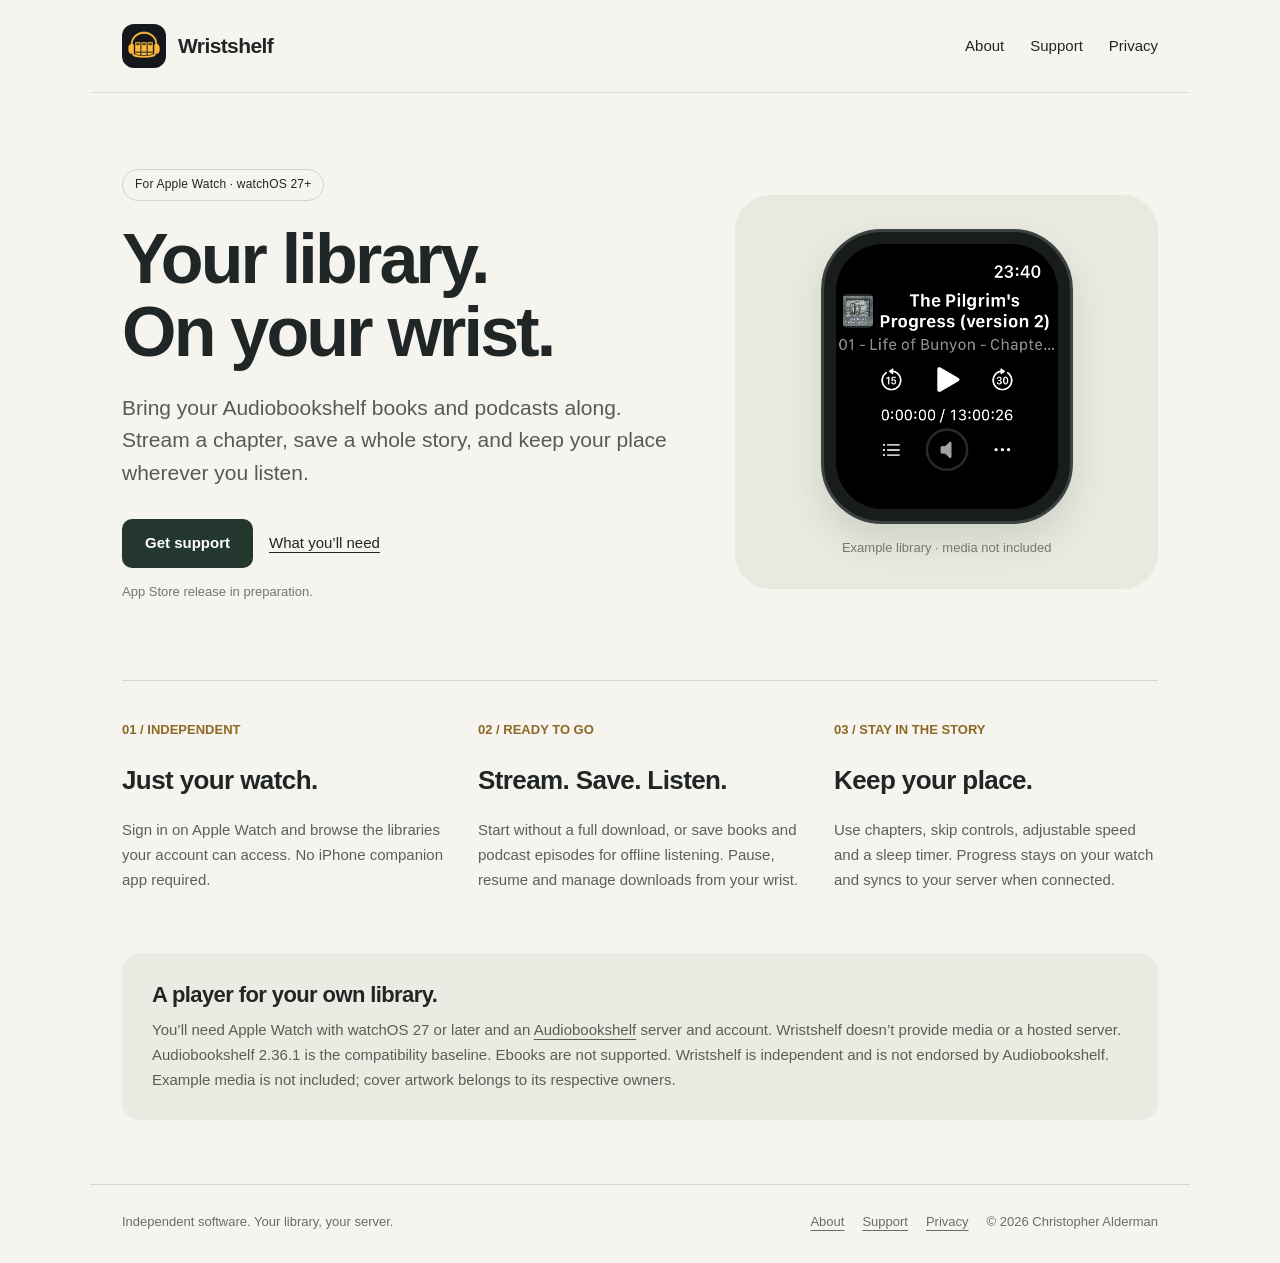
<file: index.html>
<!doctype html>
<html lang="en"><head><meta charset="utf-8"><meta name="viewport" content="width=device-width,initial-scale=1"><title>Wristshelf — Your library, on your wrist</title><meta name="description" content="A standalone Apple Watch player for your Audiobookshelf audiobooks and podcasts."><link rel="canonical" href="https://wristshelf.fourbees.net/"><link rel="icon" type="image/png" href="./assets/icon.png"><link rel="stylesheet" href="./assets/site.css?v=12"></head>
<body><a class="skip" href="#content">Skip to content</a><header><a class="brand" href="./"><img src="./assets/icon.png" alt="" width="44" height="44">Wristshelf</a><nav aria-label="Main navigation"><a href="./about/">About</a><a href="./support/">Support</a><a href="./privacy/">Privacy</a></nav></header><main id="content"><section class="hero"><div><span class="pill">For Apple Watch · watchOS 27+</span><h1>Your library.<br>On your wrist.</h1><p class="lead">Bring your Audiobookshelf books and podcasts along. Stream a chapter, save a whole story, and keep your place wherever you listen.</p><div class="actions"><a class="button" href="support/">Get support</a><a class="secondary" href="#requirements">What you’ll need</a></div><p class="caption">App Store release in preparation.</p></div><div class="preview"><div class="watch"><img src="assets/player.png?v=13" alt="Wristshelf player with large skip and play controls, chapter selection, volume and playback settings" width="416" height="496"></div><p class="caption">Example library · media not included</p></div></section><section class="features" aria-label="Features"><article><span class="number">01 / INDEPENDENT</span><h2>Just your watch.</h2><p>Sign in on Apple Watch and browse the libraries your account can access. No iPhone companion app required.</p></article><article><span class="number">02 / READY TO GO</span><h2>Stream. Save. Listen.</h2><p>Start without a full download, or save books and podcast episodes for offline listening. Pause, resume and manage downloads from your wrist.</p></article><article><span class="number">03 / STAY IN THE STORY</span><h2>Keep your place.</h2><p>Use chapters, skip controls, adjustable speed and a sleep timer. Progress stays on your watch and syncs to your server when connected.</p></article></section><section class="requirements" id="requirements"><h2>A player for your own library.</h2><p>You’ll need Apple Watch with watchOS 27 or later and an <a href="https://www.audiobookshelf.org/">Audiobookshelf</a> server and account. Wristshelf doesn’t provide media or a hosted server. Audiobookshelf 2.36.1 is the compatibility baseline. Ebooks are not supported. Wristshelf is independent and is not endorsed by Audiobookshelf. Example media is not included; cover artwork belongs to its respective owners.</p></section></main><footer><p>Independent software. Your library, your server.</p><p><a href="./about/">About</a><a href="./support/">Support</a><a href="./privacy/">Privacy</a>© 2026 Christopher Alderman</p></footer></body></html>
</file>
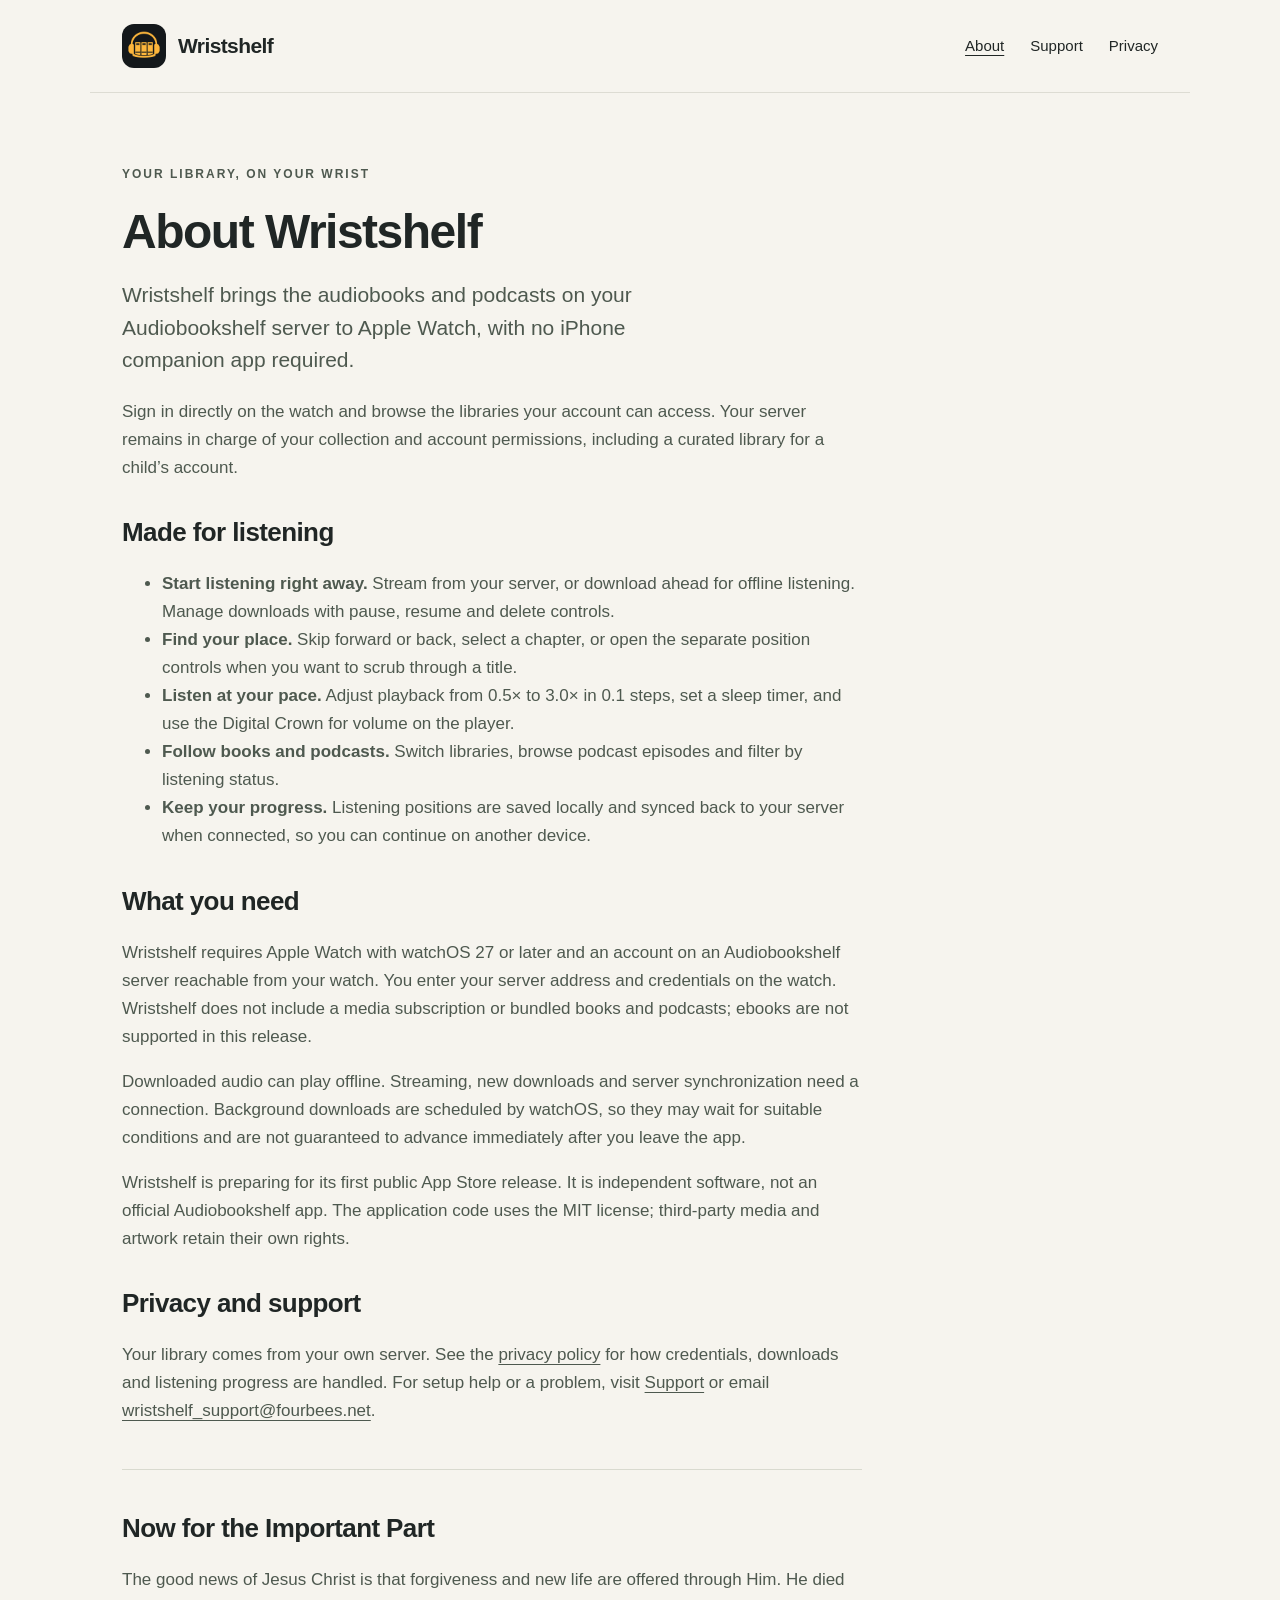
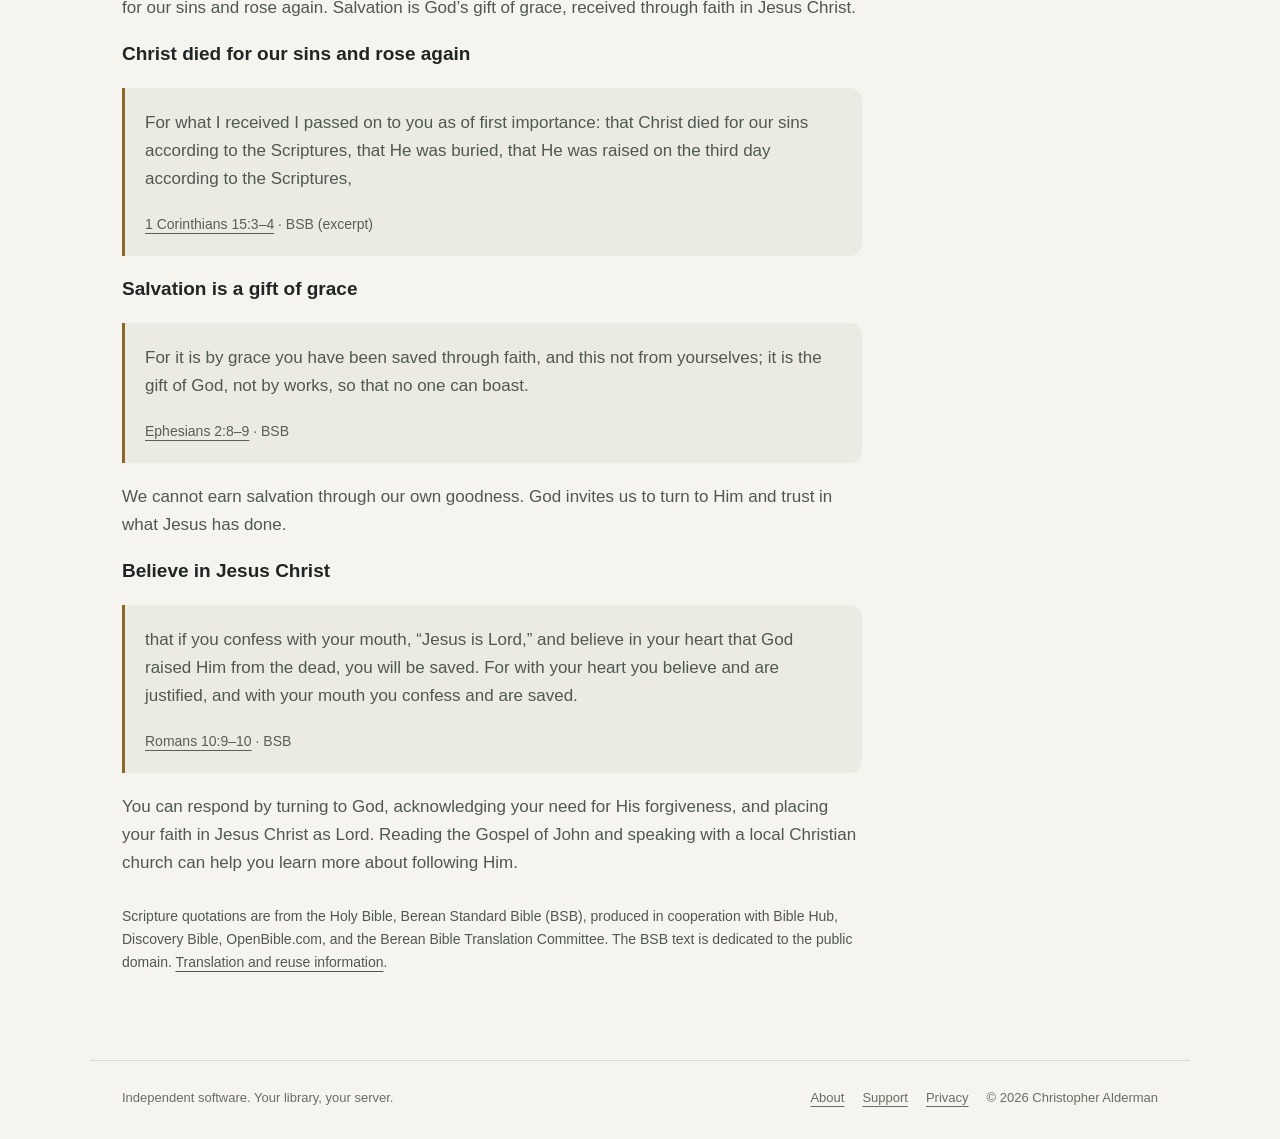
<file: about/index.html>
<!doctype html>
<html lang="en">
<head><meta charset="utf-8"><meta name="viewport" content="width=device-width,initial-scale=1">
<title>About — Wristshelf</title><meta name="description" content="About Wristshelf, a standalone Apple Watch player for your Audiobookshelf library, and the gospel of Jesus Christ.">
<link rel="canonical" href="https://wristshelf.fourbees.net/about/">
<link rel="icon" type="image/png" href="../assets/icon.png"><link rel="stylesheet" href="../assets/site.css?v=12"></head>
<body><a class="skip" href="#content">Skip to content</a>
<header><a class="brand" href="../"><img src="../assets/icon.png" alt="" width="44" height="44">Wristshelf</a>
<nav aria-label="Main navigation"><a href="../about/" aria-current="page">About</a><a href="../support/">Support</a><a href="../privacy/">Privacy</a></nav></header>
<main id="content"><article class="document"><p class="eyebrow">YOUR LIBRARY, ON YOUR WRIST</p><h1>About Wristshelf</h1>
<p class="lead">Wristshelf brings the audiobooks and podcasts on your Audiobookshelf server to Apple Watch, with no iPhone companion app required.</p>
<p>Sign in directly on the watch and browse the libraries your account can access. Your server remains in charge of your collection and account permissions, including a curated library for a child’s account.</p>
<section aria-labelledby="listening"><h2 id="listening">Made for listening</h2>
<ul>
<li><strong>Start listening right away.</strong> Stream from your server, or download ahead for offline listening. Manage downloads with pause, resume and delete controls.</li>
<li><strong>Find your place.</strong> Skip forward or back, select a chapter, or open the separate position controls when you want to scrub through a title.</li>
<li><strong>Listen at your pace.</strong> Adjust playback from 0.5× to 3.0× in 0.1 steps, set a sleep timer, and use the Digital Crown for volume on the player.</li>
<li><strong>Follow books and podcasts.</strong> Switch libraries, browse podcast episodes and filter by listening status.</li>
<li><strong>Keep your progress.</strong> Listening positions are saved locally and synced back to your server when connected, so you can continue on another device.</li>
</ul></section>
<section aria-labelledby="requirements"><h2 id="requirements">What you need</h2>
<p>Wristshelf requires Apple Watch with watchOS 27 or later and an account on an Audiobookshelf server reachable from your watch. You enter your server address and credentials on the watch. Wristshelf does not include a media subscription or bundled books and podcasts; ebooks are not supported in this release.</p>
<p>Downloaded audio can play offline. Streaming, new downloads and server synchronization need a connection. Background downloads are scheduled by watchOS, so they may wait for suitable conditions and are not guaranteed to advance immediately after you leave the app.</p>
<p>Wristshelf is preparing for its first public App Store release. It is independent software, not an official Audiobookshelf app. The application code uses the MIT license; third-party media and artwork retain their own rights.</p></section>
<section aria-labelledby="help"><h2 id="help">Privacy and support</h2>
<p>Your library comes from your own server. See the <a href="../privacy/">privacy policy</a> for how credentials, downloads and listening progress are handled. For setup help or a problem, visit <a href="../support/">Support</a> or email <a href="mailto:wristshelf_support@fourbees.net">wristshelf_support@fourbees.net</a>.</p></section>
<section class="gospel" aria-labelledby="gospel"><h2 id="gospel">Now for the Important Part</h2>
<p>The good news of Jesus Christ is that forgiveness and new life are offered through Him. He died for our sins and rose again. Salvation is God’s gift of grace, received through faith in Jesus Christ.</p>
<h3>Christ died for our sins and rose again</h3>
<blockquote><p>For what I received I passed on to you as of first importance: that Christ died for our sins according to the Scriptures, that He was buried, that He was raised on the third day according to the Scriptures,</p><cite><a href="https://biblehub.com/bsb/1_corinthians/15.htm">1 Corinthians 15:3–4</a> · BSB (excerpt)</cite></blockquote>
<h3>Salvation is a gift of grace</h3>
<blockquote><p>For it is by grace you have been saved through faith, and this not from yourselves; it is the gift of God, not by works, so that no one can boast.</p><cite><a href="https://biblehub.com/bsb/ephesians/2.htm">Ephesians 2:8–9</a> · BSB</cite></blockquote>
<p>We cannot earn salvation through our own goodness. God invites us to turn to Him and trust in what Jesus has done.</p>
<h3>Believe in Jesus Christ</h3>
<blockquote><p>that if you confess with your mouth, “Jesus is Lord,” and believe in your heart that God raised Him from the dead, you will be saved. For with your heart you believe and are justified, and with your mouth you confess and are saved.</p><cite><a href="https://biblehub.com/bsb/romans/10.htm">Romans 10:9–10</a> · BSB</cite></blockquote>
<p>You can respond by turning to God, acknowledging your need for His forgiveness, and placing your faith in Jesus Christ as Lord. Reading the Gospel of John and speaking with a local Christian church can help you learn more about following Him.</p>
<p class="scripture-credit">Scripture quotations are from the Holy Bible, Berean Standard Bible (BSB), produced in cooperation with Bible Hub, Discovery Bible, OpenBible.com, and the Berean Bible Translation Committee. The BSB text is dedicated to the public domain. <a href="https://berean.bible/terms.htm">Translation and reuse information</a>.</p>
</section>
</article></main>
<footer><p>Independent software. Your library, your server.</p><p><a href="../about/">About</a><a href="../support/">Support</a><a href="../privacy/">Privacy</a>© 2026 Christopher Alderman</p></footer>
</body></html>
</file>
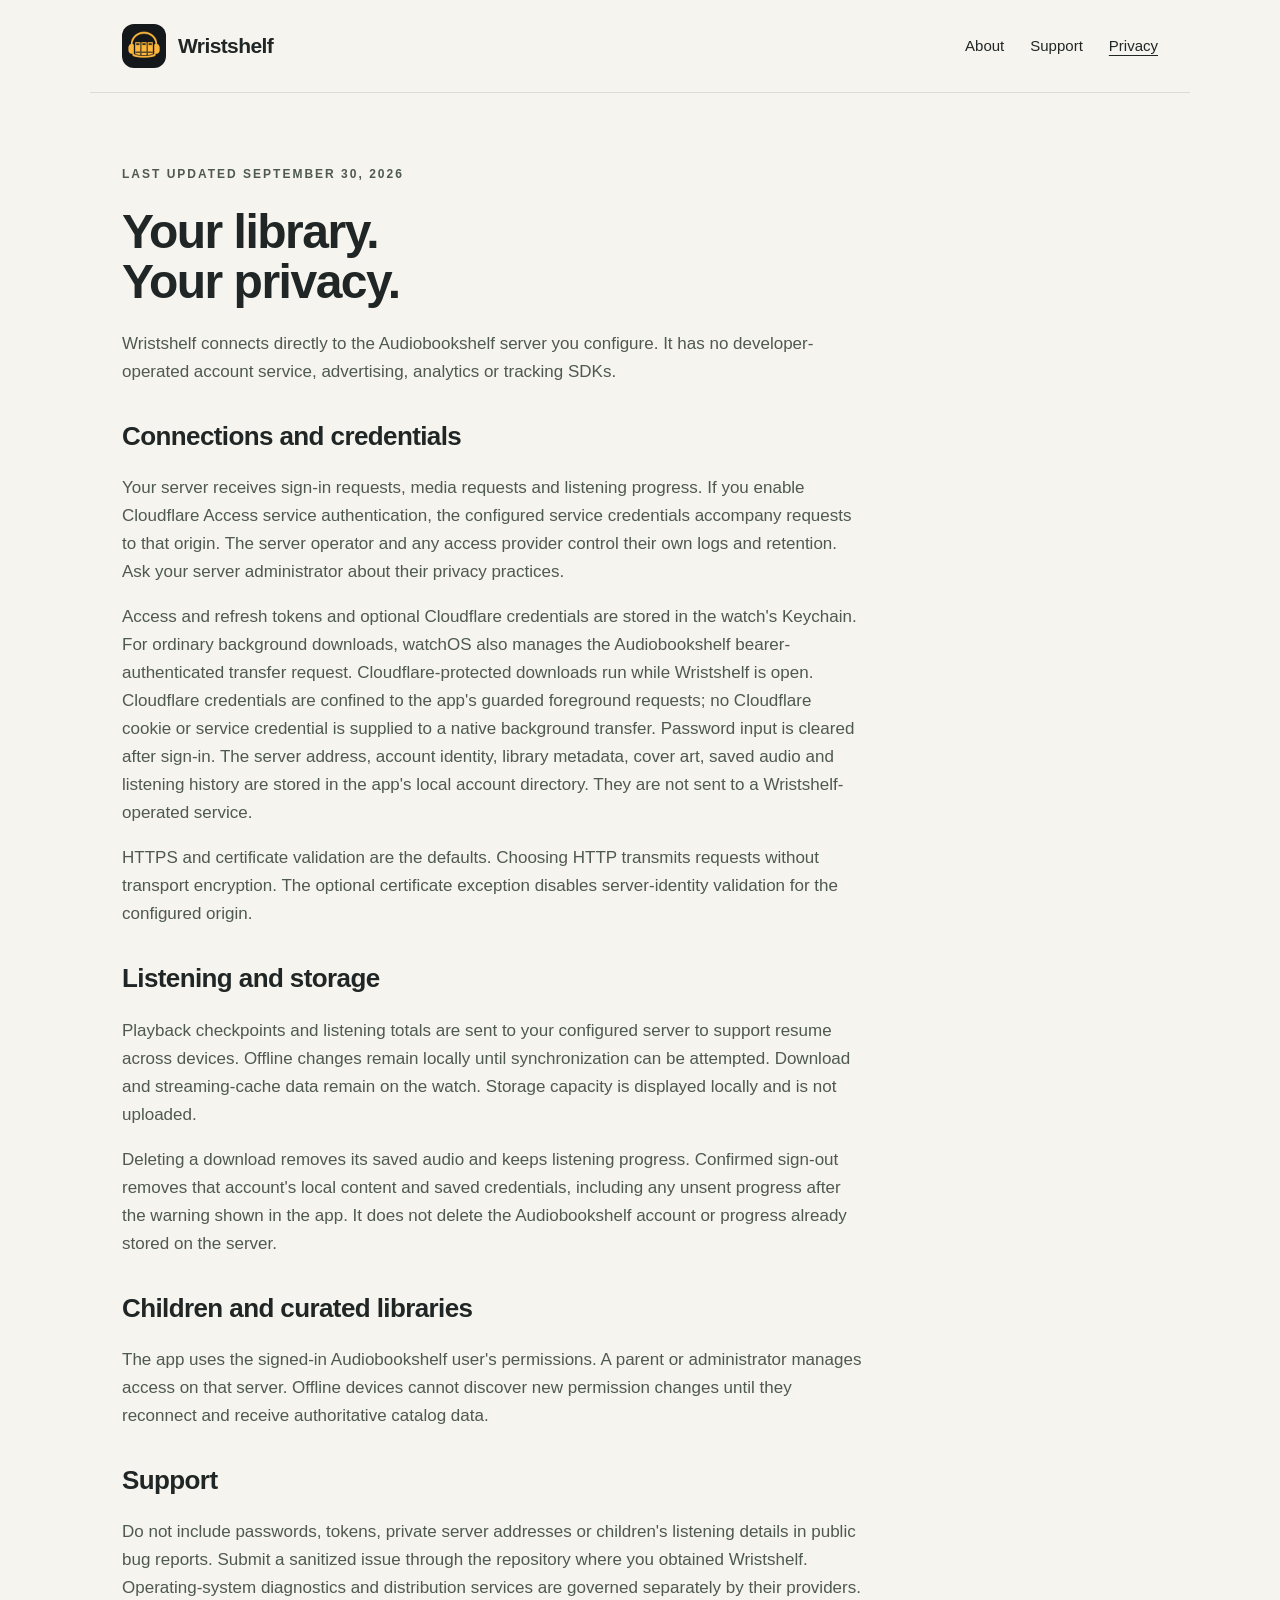
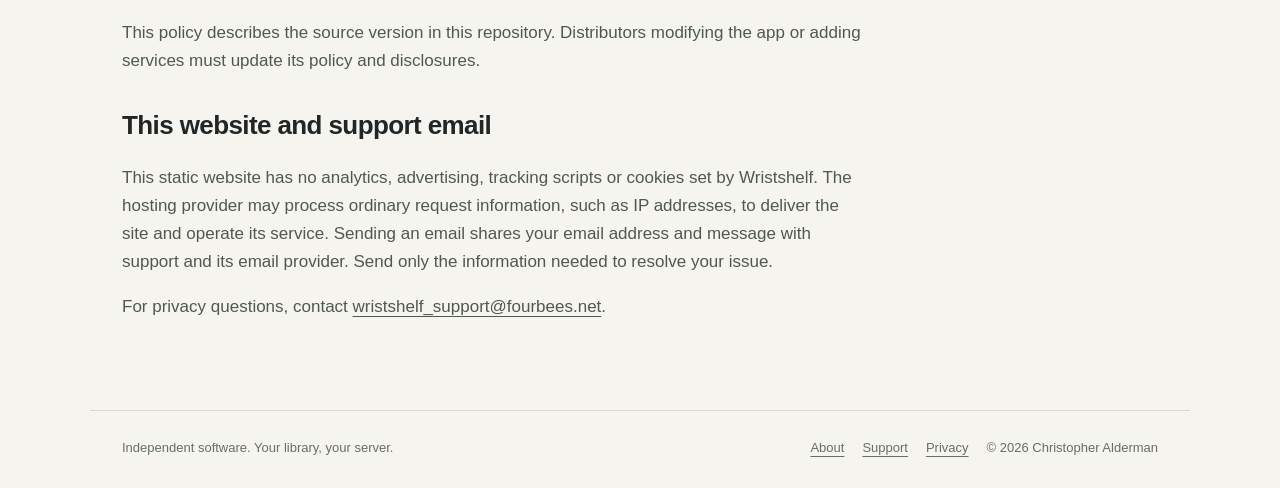
<file: privacy/index.html>
<!doctype html>
<html lang="en"><head><meta charset="utf-8"><meta name="viewport" content="width=device-width,initial-scale=1"><title>Privacy — Wristshelf</title><meta name="description" content="How Wristshelf handles your server connection, credentials, audio and listening progress."><link rel="canonical" href="https://wristshelf.fourbees.net/privacy"><link rel="icon" type="image/png" href="../assets/icon.png"><link rel="stylesheet" href="../assets/site.css?v=12"></head>
<body><a class="skip" href="#content">Skip to content</a><header><a class="brand" href="../"><img src="../assets/icon.png" alt="" width="44" height="44">Wristshelf</a><nav aria-label="Main navigation"><a href="../about/">About</a><a href="../support/">Support</a><a href="../privacy/" aria-current="page">Privacy</a></nav></header><main id="content"><article class="document"><p class="eyebrow">LAST UPDATED SEPTEMBER 30, 2026</p><h1>Your library.<br>Your privacy.</h1><p>Wristshelf connects directly to the Audiobookshelf server you configure. It has no developer-operated account service, advertising, analytics or tracking SDKs.</p><h2>Connections and credentials</h2><p>Your server receives sign-in requests, media requests and listening progress. If you enable Cloudflare Access service authentication, the configured service credentials accompany requests to that origin. The server operator and any access provider control their own logs and retention. Ask your server administrator about their privacy practices.</p><p>Access and refresh tokens and optional Cloudflare credentials are stored in the watch&#x27;s Keychain. For ordinary background downloads, watchOS also manages the Audiobookshelf bearer-authenticated transfer request. Cloudflare-protected downloads run while Wristshelf is open. Cloudflare credentials are confined to the app&#x27;s guarded foreground requests; no Cloudflare cookie or service credential is supplied to a native background transfer. Password input is cleared after sign-in. The server address, account identity, library metadata, cover art, saved audio and listening history are stored in the app&#x27;s local account directory. They are not sent to a Wristshelf-operated service.</p><p>HTTPS and certificate validation are the defaults. Choosing HTTP transmits requests without transport encryption. The optional certificate exception disables server-identity validation for the configured origin.</p><h2>Listening and storage</h2><p>Playback checkpoints and listening totals are sent to your configured server to support resume across devices. Offline changes remain locally until synchronization can be attempted. Download and streaming-cache data remain on the watch. Storage capacity is displayed locally and is not uploaded.</p><p>Deleting a download removes its saved audio and keeps listening progress. Confirmed sign-out removes that account&#x27;s local content and saved credentials, including any unsent progress after the warning shown in the app. It does not delete the Audiobookshelf account or progress already stored on the server.</p><h2>Children and curated libraries</h2><p>The app uses the signed-in Audiobookshelf user&#x27;s permissions. A parent or administrator manages access on that server. Offline devices cannot discover new permission changes until they reconnect and receive authoritative catalog data.</p><h2>Support</h2><p>Do not include passwords, tokens, private server addresses or children&#x27;s listening details in public bug reports. Submit a sanitized issue through the repository where you obtained Wristshelf. Operating-system diagnostics and distribution services are governed separately by their providers.</p><p>This policy describes the source version in this repository. Distributors modifying the app or adding services must update its policy and disclosures.</p><h2>This website and support email</h2><p>This static website has no analytics, advertising, tracking scripts or cookies set by Wristshelf. The hosting provider may process ordinary request information, such as IP addresses, to deliver the site and operate its service. Sending an email shares your email address and message with support and its email provider. Send only the information needed to resolve your issue.</p><p>For privacy questions, contact <a href="mailto:wristshelf_support@fourbees.net">wristshelf_support@fourbees.net</a>.</p></article></main><footer><p>Independent software. Your library, your server.</p><p><a href="../about/">About</a><a href="../support/">Support</a><a href="../privacy/">Privacy</a>© 2026 Christopher Alderman</p></footer></body></html>
</file>
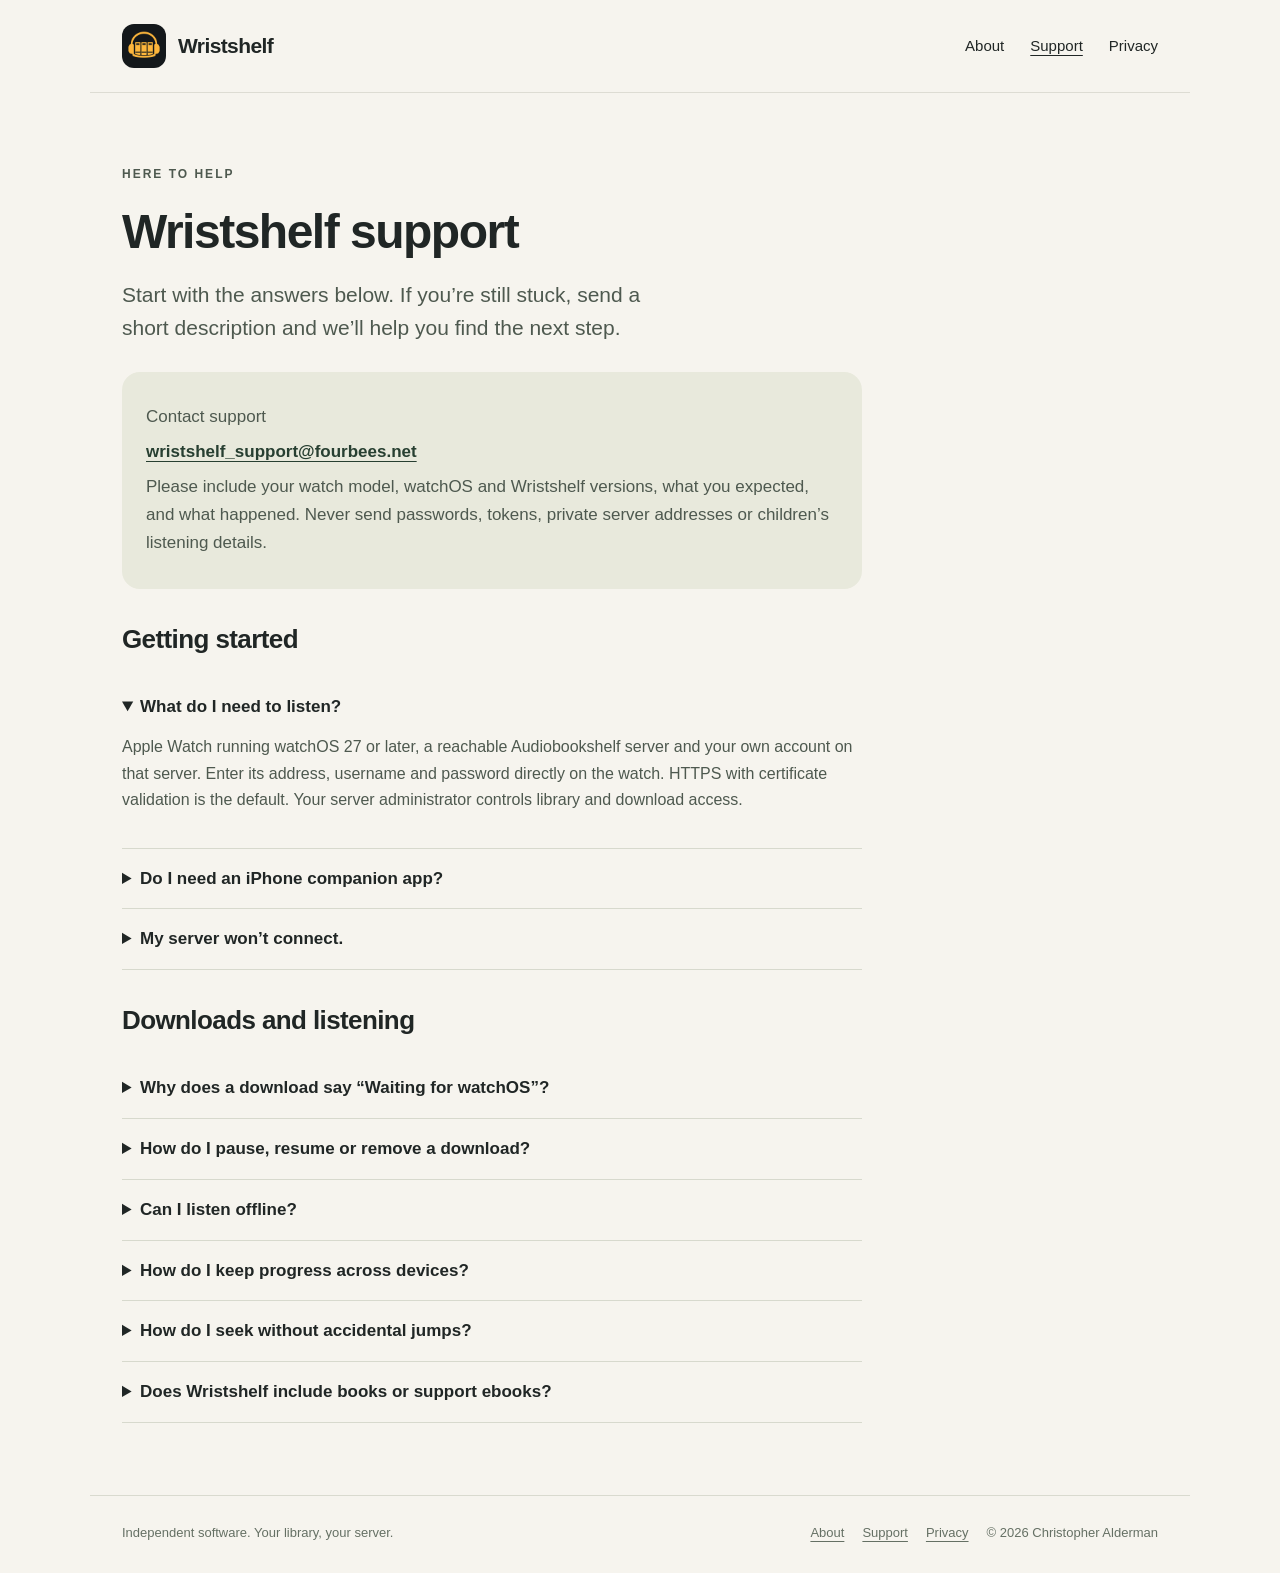
<file: support/index.html>
<!doctype html>
<html lang="en"><head><meta charset="utf-8"><meta name="viewport" content="width=device-width,initial-scale=1"><title>Support — Wristshelf</title><meta name="description" content="Help with setup, listening, offline downloads and progress in Wristshelf."><link rel="canonical" href="https://wristshelf.fourbees.net/support"><link rel="icon" type="image/png" href="../assets/icon.png"><link rel="stylesheet" href="../assets/site.css?v=12"></head>
<body><a class="skip" href="#content">Skip to content</a><header><a class="brand" href="../"><img src="../assets/icon.png" alt="" width="44" height="44">Wristshelf</a><nav aria-label="Main navigation"><a href="../about/">About</a><a href="../support/" aria-current="page">Support</a><a href="../privacy/">Privacy</a></nav></header><main id="content"><article class="document"><p class="eyebrow">HERE TO HELP</p><h1>Wristshelf support</h1><p class="lead">Start with the answers below. If you’re still stuck, send a short description and we’ll help you find the next step.</p><div class="contact"><p>Contact support</p><a href="mailto:wristshelf_support@fourbees.net">wristshelf_support@fourbees.net</a><p>Please include your watch model, watchOS and Wristshelf versions, what you expected, and what happened. Never send passwords, tokens, private server addresses or children’s listening details.</p></div><h2>Getting started</h2><details open><summary>What do I need to listen?</summary><p>Apple Watch running watchOS 27 or later, a reachable Audiobookshelf server and your own account on that server. Enter its address, username and password directly on the watch. HTTPS with certificate validation is the default. Your server administrator controls library and download access.</p></details><details><summary>Do I need an iPhone companion app?</summary><p>No. Wristshelf is a standalone watch app. Account setup, library browsing, playback and downloads happen on the watch. Internet access is needed to sign in and acquire audio; already saved audio can play offline.</p></details><details><summary>My server won’t connect.</summary><p>Check the address and your watch’s connection. Confirm that your credentials work with your server and that it is reachable from your current network. If Cloudflare Access protects the server, ask your administrator for its service-authentication setup. Interactive web SSO is not a substitute for the app’s optional service-credential fields.</p></details><h2>Downloads and listening</h2><details><summary>Why does a download say “Waiting for watchOS”?</summary><p>watchOS decides when native background transfers run. A scheduled download may wait for connectivity or system resources. Keep the title queued, check available storage and reconnect. Cloudflare-protected connections download while Wristshelf is open; the app explains this in Downloads. Ordinary Audiobookshelf connections support system-managed background transfers.</p></details><details><summary>How do I pause, resume or remove a download?</summary><p>Open Downloads, select the title and choose Pause Download or Resume Download. Delete Download also removes pending and in-progress work. Saved listening progress is kept. Deleting audio used by the current player stops playback first.</p></details><details><summary>Can I listen offline?</summary><p>Yes, with saved audio. Wait until a download is marked Available offline before relying on the whole title. Streaming-cache portions may also be available, but a partial cache is not a complete offline download.</p></details><details><summary>How do I keep progress across devices?</summary><p>Use the same Audiobookshelf account. Wristshelf saves progress locally and attempts to synchronize when connected. If the watch and server positions conflict, use the app’s explicit position choice. Reconnect before switching devices when possible.</p></details><details><summary>How do I seek without accidental jumps?</summary><p>The main player has skip buttons. Choose Chapters for a chapter jump, or open playback settings to select and confirm a new position. Turn the Digital Crown on the main player to adjust volume.</p></details><details><summary>Does Wristshelf include books or support ebooks?</summary><p>Wristshelf plays audiobooks and podcast episodes from your server. It does not supply content, and this release does not support ebooks.</p></details></article></main><footer><p>Independent software. Your library, your server.</p><p><a href="../about/">About</a><a href="../support/">Support</a><a href="../privacy/">Privacy</a>© 2026 Christopher Alderman</p></footer></body></html>
</file>
<file: assets/site.css>
*{box-sizing:border-box}html{color-scheme:light;scroll-behavior:smooth}body{margin:0;background:#f6f4ee;color:#202625;font-family:-apple-system,BlinkMacSystemFont,"Segoe UI",sans-serif;font-size:17px;line-height:1.65}a{color:inherit;text-underline-offset:4px}a:hover{color:#825405}a:focus-visible,summary:focus-visible{outline:3px solid #a96a00;outline-offset:5px}header,main,footer{max-width:1100px;margin:auto;padding:0 32px}header{display:flex;align-items:center;justify-content:space-between;gap:24px;padding-top:24px;padding-bottom:24px;border-bottom:1px solid #dddcd3}.brand{display:flex;align-items:center;gap:12px;font-size:21px;font-weight:750;text-decoration:none;letter-spacing:-.6px}.brand img{width:44px;height:44px;border-radius:12px}nav{display:flex;gap:26px;font-size:15px}nav a{text-decoration:none}nav a[aria-current=page]{text-decoration:underline}.skip{position:absolute;left:16px;top:-100px;background:white;padding:10px;z-index:3}.skip:focus{top:12px}.hero{display:grid;grid-template-columns:1.3fr 1fr;gap:64px;align-items:center;padding:76px 0 64px}.eyebrow{font-size:12px;letter-spacing:2px;text-transform:uppercase;font-weight:750;color:#696e67}h1{font-size:clamp(42px,6vw,70px);line-height:1.05;letter-spacing:-2.8px;margin:22px 0}h2{font-size:26px;line-height:1.25;letter-spacing:-.6px}h3{font-size:19px;line-height:1.4}.lead{font-size:21px;line-height:1.55;color:#535d55;max-width:560px}.pill{display:inline-block;border:1px solid #d5d2c7;padding:5px 12px;border-radius:24px;font-size:12px;letter-spacing:.2px}.actions{display:flex;gap:16px;align-items:center;flex-wrap:wrap;margin-top:30px}.button{display:inline-block;background:#24372f;color:#fff;padding:12px 23px;border-radius:10px;font-size:15px;font-weight:650;text-decoration:none}.button:hover{background:#354e42;color:white}.secondary{font-size:15px}.caption{font-size:13px;color:#74786f}.preview{text-align:center;background:#e9e9df;border-radius:36px;padding:34px 20px 18px}.watch{margin:auto;max-width:252px;padding:12px;background:#181c1b;border:3px solid #3b4240;border-radius:61px;box-shadow:0 18px 32px #26392d20}.watch img{display:block;width:100%;height:auto;border-radius:47px}.features{display:grid;grid-template-columns:repeat(3,1fr);gap:32px;border-top:1px solid #d9dacf;padding:34px 0 45px}.features p{color:#586258;font-size:15px}.number{color:#8c6926;font-size:13px;font-weight:650}.requirements{padding:28px 30px;background:#ecebe3;border-radius:18px;margin-bottom:64px}.requirements h2{margin:0 0 10px;font-size:22px}.requirements p{margin:0;color:#566055;font-size:15px}.document{max-width:740px;padding:60px 0 72px}.document h1{font-size:48px;letter-spacing:-1.5px}.document h2{margin-top:34px}.document p,.document li{color:#4e594f}.contact{padding:24px;background:#e8e9dc;border-radius:18px;margin:28px 0;overflow-wrap:anywhere}.contact p{margin:7px 0}.contact a{font-weight:700;color:#273f31}details{border-bottom:1px solid #d7d9cd;padding:18px 0}summary{cursor:pointer;font-weight:650;line-height:1.4}details p{font-size:16px}footer{border-top:1px solid #d9dacf;padding-top:26px;padding-bottom:30px;display:flex;justify-content:space-between;gap:24px;flex-wrap:wrap;font-size:13px;color:#657064}footer p{margin:0}footer a{margin-right:18px}code{font-size:14px} @media(max-width:680px){header,main,footer{padding-left:22px;padding-right:22px}header{gap:16px;flex-wrap:wrap}.brand{font-size:18px;gap:8px}.brand img{width:36px;height:36px}nav{gap:16px;font-size:14px}.hero{grid-template-columns:1fr;gap:30px;padding:42px 0}.hero h1{max-width:480px;letter-spacing:-1.8px}.lead{font-size:19px}.preview{padding-top:28px}.watch{max-width:226px}.features{grid-template-columns:1fr;gap:10px;padding:28px 0}.features h2{font-size:23px;margin:8px 0}.features p{margin-top:10px}.requirements{margin-bottom:42px;padding:23px}.document{padding:36px 0 50px}.document h1{font-size:40px}.contact{padding:20px}footer{display:block}footer p+p{margin-top:12px}}@media(prefers-reduced-motion:reduce){html{scroll-behavior:auto}}
.document .gospel{border-top:1px solid #d9dacf;margin-top:44px;padding-top:8px}.document blockquote{margin:20px 0;padding:4px 20px 18px;border-left:3px solid #8c6926;background:#ecebe3;border-radius:0 12px 12px 0}.document blockquote cite{font-size:14px;font-style:normal;color:#566055}.document .scripture-credit{font-size:14px;margin-top:28px}.document a{overflow-wrap:anywhere}
</file>
